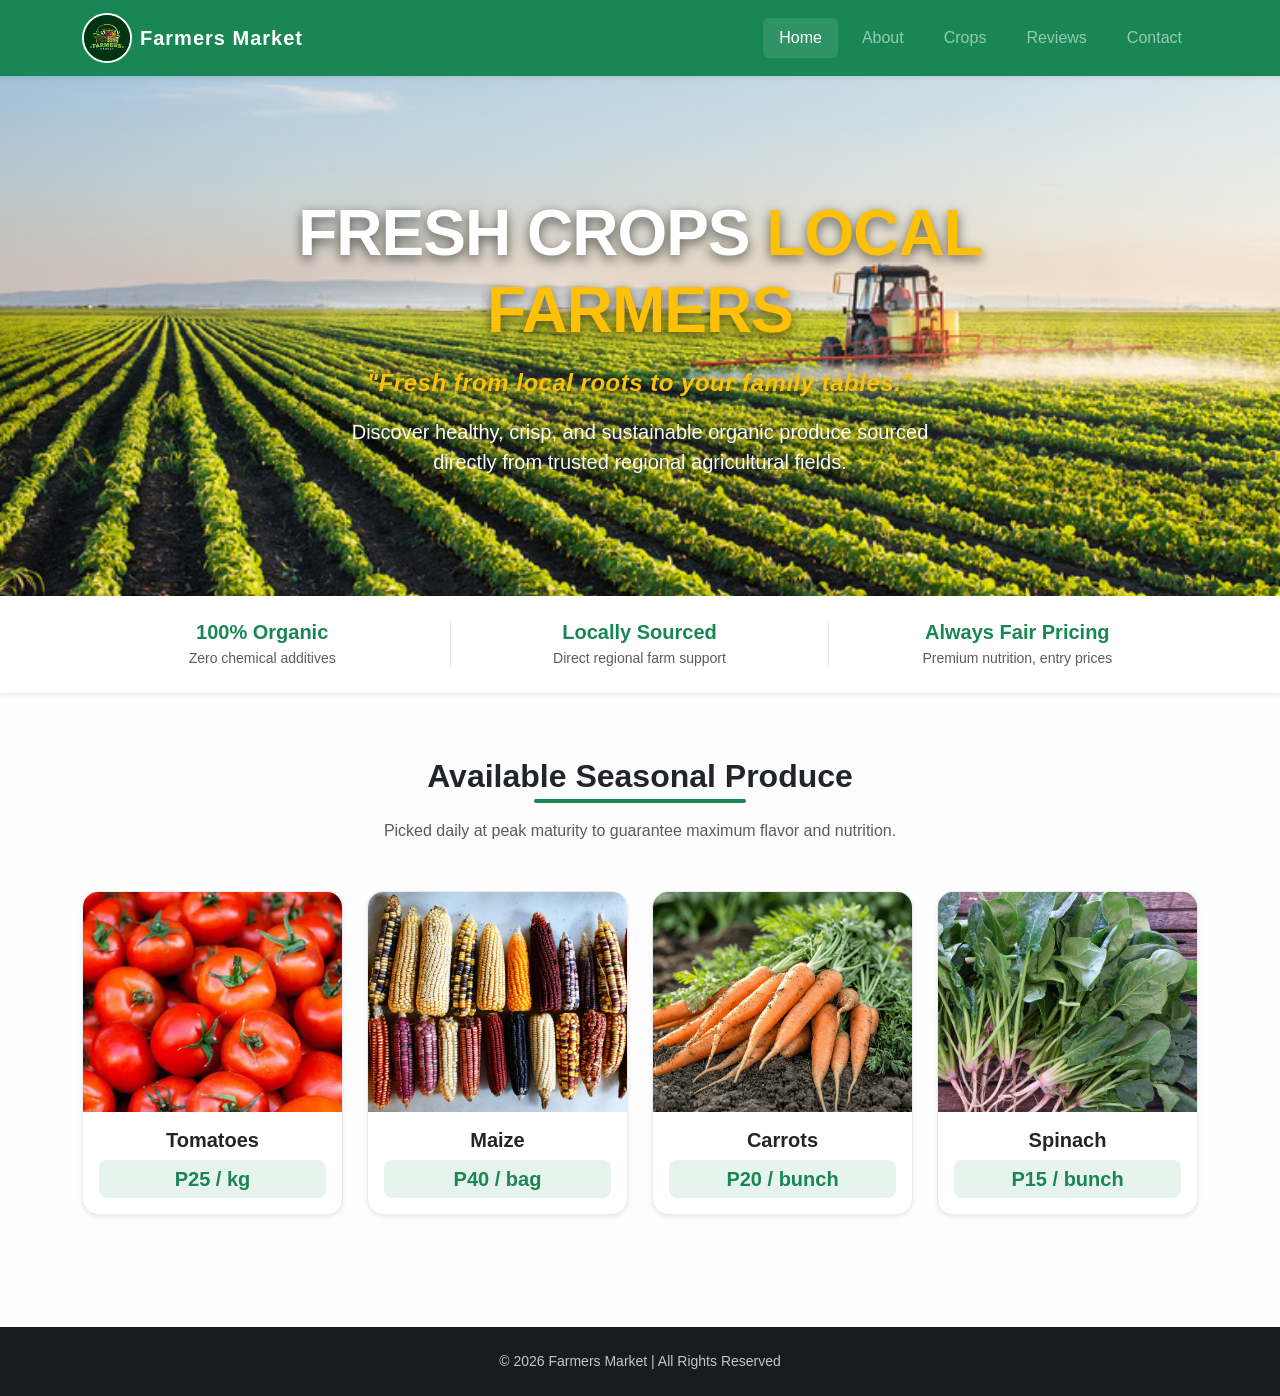
<file: index.html>
<!DOCTYPE html>
<html lang="en">
<head>
    <meta charset="UTF-8">
    <meta name="viewport" content="width=device-width, initial-scale=1.0">
    <title>Home | Farmers Market</title>
    <link href="https://cdn.jsdelivr.net/npm/bootstrap@5.3.2/dist/css/bootstrap.min.css" rel="stylesheet">
    <link rel="stylesheet" href="style.css">
</head>
<body>

    <nav class="navbar navbar-expand-lg navbar-dark bg-success sticky-top shadow-sm">
        <div class="container">
            <a class="navbar-brand d-flex align-items-center" href="index.html">
                <img src="hand-drawn-farmers-market-logo_23-2149329270.avif"
                     alt="Farmers Market Organic Business Logo"
                     width="50"
                     height="50"
                     class="me-2 rounded-circle border border-white border-2">
                <span class="fw-bold tracking-wide">Farmers Market</span>
            </a>
            <button class="navbar-toggler" type="button" data-bs-toggle="collapse" data-bs-target="#menu">
                <span class="navbar-toggler-icon"></span>
            </button>
            <div class="collapse navbar-collapse" id="menu">
                <ul class="navbar-nav ms-auto gap-2">
                    <li class="nav-item"><a class="nav-link active px-3 rounded bg-white bg-opacity-10" aria-current="page" href="index.html">Home</a></li>
                    <li class="nav-item"><a class="nav-link px-3" href="about.html">About</a></li>
                    <li class="nav-item"><a class="nav-link px-3" href="crops.html">Crops</a></li>
                    <li class="nav-item"><a class="nav-link px-3" href="review.html">Reviews</a></li>
                    <li class="nav-item"><a class="nav-link px-3" href="contact.html">Contact</a></li>
                </ul>
            </div>
        </div>
    </nav>

    <header class="hero position-relative">
        <div class="container position-relative z-2">
            <div class="row justify-content-center">
                <div class="col-md-10 col-lg-8 hero-text text-center">
                    <h1 class="display-3 fw-black text-white text-uppercase tracking-tight mb-3">
                        Fresh Crops <span class="text-warning">Local Farmers</span>
                    </h1>
                    <p class="fs-4 text-warning fst-italic mb-3 fw-semibold letter-spacing-1">
                        "Fresh from local roots to your family tables."
                    </p>
                    <p class="fs-5 text-light opacity-90 max-w-600 mx-auto mb-0">
                        Discover healthy, crisp, and sustainable organic produce sourced directly from trusted regional agricultural fields.
                    </p>
                </div>
            </div>
        </div>
        <div class="position-absolute top-0 start-0 w-100 height-100 bg-dark opacity-40 z-1"></div>
    </header>

    <section class="bg-white py-4 shadow-sm position-relative z-3">
        <div class="container">
            <div class="row text-center g-3">
                <div class="col-md-4 border-end border-light-subtle">
                    <h5 class="fw-bold text-success mb-1">100% Organic</h5>
                    <p class="text-muted small mb-0">Zero chemical additives</p>
                </div>
                <div class="col-md-4 border-end border-light-subtle">
                    <h5 class="fw-bold text-success mb-1">Locally Sourced</h5>
                    <p class="text-muted small mb-0">Direct regional farm support</p>
                </div>
                <div class="col-md-4">
                    <h5 class="fw-bold text-success mb-1">Always Fair Pricing</h5>
                    <p class="text-muted small mb-0">Premium nutrition, entry prices</p>
                </div>
            </div>
        </div>
    </section>

    <main class="container my-5 py-3">
        <div class="text-center mb-5">
            <h2 class="fw-black text-dark position-relative d-inline-block pb-2">
                Available Seasonal Produce
                <span class="position-absolute bottom-0 start-25 end-25 bg-success rounded" style="height: 4px;"></span>
            </h2>
            <p class="text-muted mt-2">Picked daily at peak maturity to guarantee maximum flavor and nutrition.</p>
        </div>

        <div class="row g-4 justify-content-center">
            
            <div class="col-sm-6 col-md-4 col-lg-3">
                <div class="card h-100 shadow-sm border border-light-subtle rounded-4 overflow-hidden">
                    <div class="overflow-hidden bg-light">
                        <img src="tomatoes.webp" alt="Fresh red organic tomatoes on vine" width="300" height="200" class="card-img-top image-zoom">
                    </div>
                    <div class="card-body text-center p-3">
                        <h5 class="fw-bold text-dark mb-2">Tomatoes</h5>
                        <p class="text-success fw-extrabold fs-5 mb-0 bg-success bg-opacity-10 py-1 rounded-3">P25 / kg</p>
                    </div>
                </div>
            </div>

            <div class="col-sm-6 col-md-4 col-lg-3">
                <div class="card h-100 shadow-sm border border-light-subtle rounded-4 overflow-hidden">
                    <div class="overflow-hidden bg-light">
                        <img src="Maize.jpg" alt="Freshly harvested sweet yellow maize ears" width="300" height="200" class="card-img-top image-zoom">
                    </div>
                    <div class="card-body text-center p-3">
                        <h5 class="fw-bold text-dark mb-2">Maize</h5>
                        <p class="text-success fw-extrabold fs-5 mb-0 bg-success bg-opacity-10 py-1 rounded-3">P40 / bag</p>
                    </div>
                </div>
            </div>

            <div class="col-sm-6 col-md-4 col-lg-3">
                <div class="card h-100 shadow-sm border border-light-subtle rounded-4 overflow-hidden">
                    <div class="overflow-hidden bg-light">
                        <img src="Carrots.webp" alt="Vibrant freshly dug crisp bundle of carrots" width="300" height="200" class="card-img-top image-zoom">
                    </div>
                    <div class="card-body text-center p-3">
                        <h5 class="fw-bold text-dark mb-2">Carrots</h5>
                        <p class="text-success fw-extrabold fs-5 mb-0 bg-success bg-opacity-10 py-1 rounded-3">P20 / bunch</p>
                    </div>
                </div>
            </div>

            <div class="col-sm-6 col-md-4 col-lg-3">
                <div class="card h-100 shadow-sm border border-light-subtle rounded-4 overflow-hidden">
                    <div class="overflow-hidden bg-light">
                        <img src="Spinach.jpg" alt="Rich green crispy bundled organic spinach leaves" width="300" height="200" class="card-img-top image-zoom">
                    </div>
                    <div class="card-body text-center p-3">
                        <h5 class="fw-bold text-dark mb-2">Spinach</h5>
                        <p class="text-success fw-extrabold fs-5 mb-0 bg-success bg-opacity-10 py-1 rounded-3">P15 / bunch</p>
                    </div>
                </div>
            </div>

        </div>
    </main>

    <footer class="mt-5 py-4">
        <p class="mb-0 small opacity-75">© 2026 Farmers Market | All Rights Reserved</p>
    </footer>

    <script src="https://cdn.jsdelivr.net/npm/bootstrap@5.3.2/dist/js/bootstrap.bundle.min.js"></script>
</body>
</html>
</file>
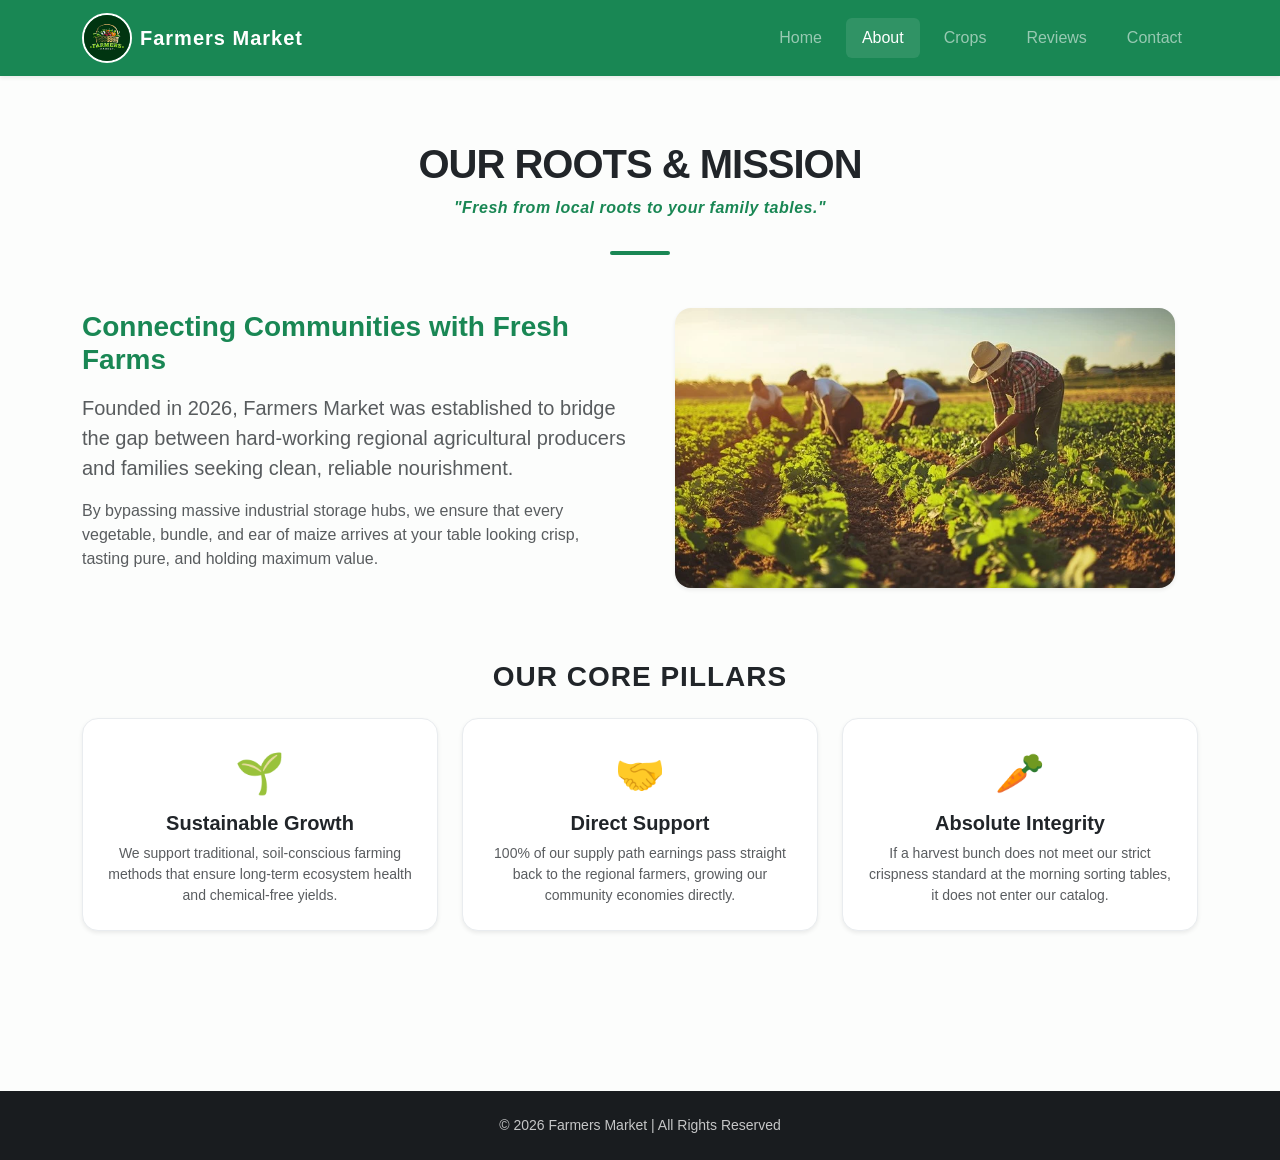
<file: about.html>
<!DOCTYPE html>
<html lang="en">
<head>
    <meta charset="UTF-8">
    <meta name="viewport" content="width=device-width, initial-scale=1.0">
    <title>About Us | Farmers Market</title>
    <link href="https://cdn.jsdelivr.net/npm/bootstrap@5.3.2/dist/css/bootstrap.min.css" rel="stylesheet">
    <link rel="stylesheet" href="style.css">
</head>
<body>

    <nav class="navbar navbar-expand-lg navbar-dark bg-success sticky-top shadow-sm">
        <div class="container">
            <a class="navbar-brand d-flex align-items-center" href="index.html">
                <img src="hand-drawn-farmers-market-logo_23-2149329270.avif"
                     alt="Farmers Market Organic Business Logo"
                     width="50"
                     height="50"
                     class="me-2 rounded-circle border border-white border-2">
                <span class="fw-bold tracking-wide">Farmers Market</span>
            </a>
            <button class="navbar-toggler" type="button" data-bs-toggle="collapse" data-bs-target="#menu">
                <span class="navbar-toggler-icon"></span>
            </button>
            <div class="collapse navbar-collapse" id="menu">
                <ul class="navbar-nav ms-auto gap-2">
                    <li class="nav-item"><a class="nav-link px-3" href="index.html">Home</a></li>
                    <li class="nav-item"><a class="nav-link active px-3 rounded bg-white bg-opacity-10" aria-current="page" href="about.html">About</a></li>
                    <li class="nav-item"><a class="nav-link px-3" href="crops.html">Crops</a></li>
                    <li class="nav-item"><a class="nav-link px-3" href="review.html">Reviews</a></li>
                    <li class="nav-item"><a class="nav-link px-3" href="contact.html">Contact</a></li>
                </ul>
            </div>
        </div>
    </nav>

    <main class="container my-5 py-3">
        <div class="text-center mb-5">
            <h1 class="fw-black text-dark text-uppercase tracking-tight">Our Roots & Mission</h1>
            <p class="text-success fw-semibold fst-italic letter-spacing-1">"Fresh from local roots to your family tables."</p>
            <div class="position-relative d-inline-block w-100 mt-2">
                <span class="position-absolute top-50 start-50 translate-middle bg-success rounded" style="height: 4px; width: 60px;"></span>
            </div>
        </div>

        <div class="row g-4 align-items-center justify-content-center mb-5">
            <div class="col-md-6">
                <h3 class="fw-bold text-success mb-3">Connecting Communities with Fresh Farms</h3>
                <p class="text-muted fs-5 leading-relaxed">
                    Founded in 2026, Farmers Market was established to bridge the gap between hard-working regional agricultural producers and families seeking clean, reliable nourishment.
                </p>
                <p class="text-muted fs-6">
                    By bypassing massive industrial storage hubs, we ensure that every vegetable, bundle, and ear of maize arrives at your table looking crisp, tasting pure, and holding maximum value.
                </p>
            </div>
            <div class="col-md-6 text-center">
                <img src="farmers-tending-crops-stockcake.webp"
                     alt="Local organic farmers actively tending to vegetable crops in a vibrant green open field"
                     width="500"
                     height="320"
                     class="img-fluid rounded-4 shadow-sm object-cover">
            </div>
        </div>

        <section class="my-5 pt-4">
            <h3 class="text-center fw-black text-dark mb-4 text-uppercase tracking-wide">Our Core Pillars</h3>
            <div class="row g-4 text-center">
                
                <div class="col-md-4">
                    <div class="p-4 bg-white rounded-4 shadow-sm h-100 border border-light-subtle">
                        <div class="fs-1 text-success mb-2">🌱</div>
                        <h5 class="fw-bold text-dark">Sustainable Growth</h5>
                        <p class="text-muted small mb-0">We support traditional, soil-conscious farming methods that ensure long-term ecosystem health and chemical-free yields.</p>
                    </div>
                </div>

                <div class="col-md-4">
                    <div class="p-4 bg-white rounded-4 shadow-sm h-100 border border-light-subtle">
                        <div class="fs-1 text-success mb-2">🤝</div>
                        <h5 class="fw-bold text-dark">Direct Support</h5>
                        <p class="text-muted small mb-0">100% of our supply path earnings pass straight back to the regional farmers, growing our community economies directly.</p>
                    </div>
                </div>

                <div class="col-md-4">
                    <div class="p-4 bg-white rounded-4 shadow-sm h-100 border border-light-subtle">
                        <div class="fs-1 text-success mb-2">🥕</div>
                        <h5 class="fw-bold text-dark">Absolute Integrity</h5>
                        <p class="text-muted small mb-0">If a harvest bunch does not meet our strict crispness standard at the morning sorting tables, it does not enter our catalog.</p>
                    </div>
                </div>

            </div>
        </section>
    </main>

    <footer class="mt-5 py-4">
        <p class="mb-0 small opacity-75">© 2026 Farmers Market | All Rights Reserved</p>
    </footer>

    <script src="https://cdn.jsdelivr.net/npm/bootstrap@5.3.2/dist/js/bootstrap.bundle.min.js"></script>
</body>
</html>
</file>
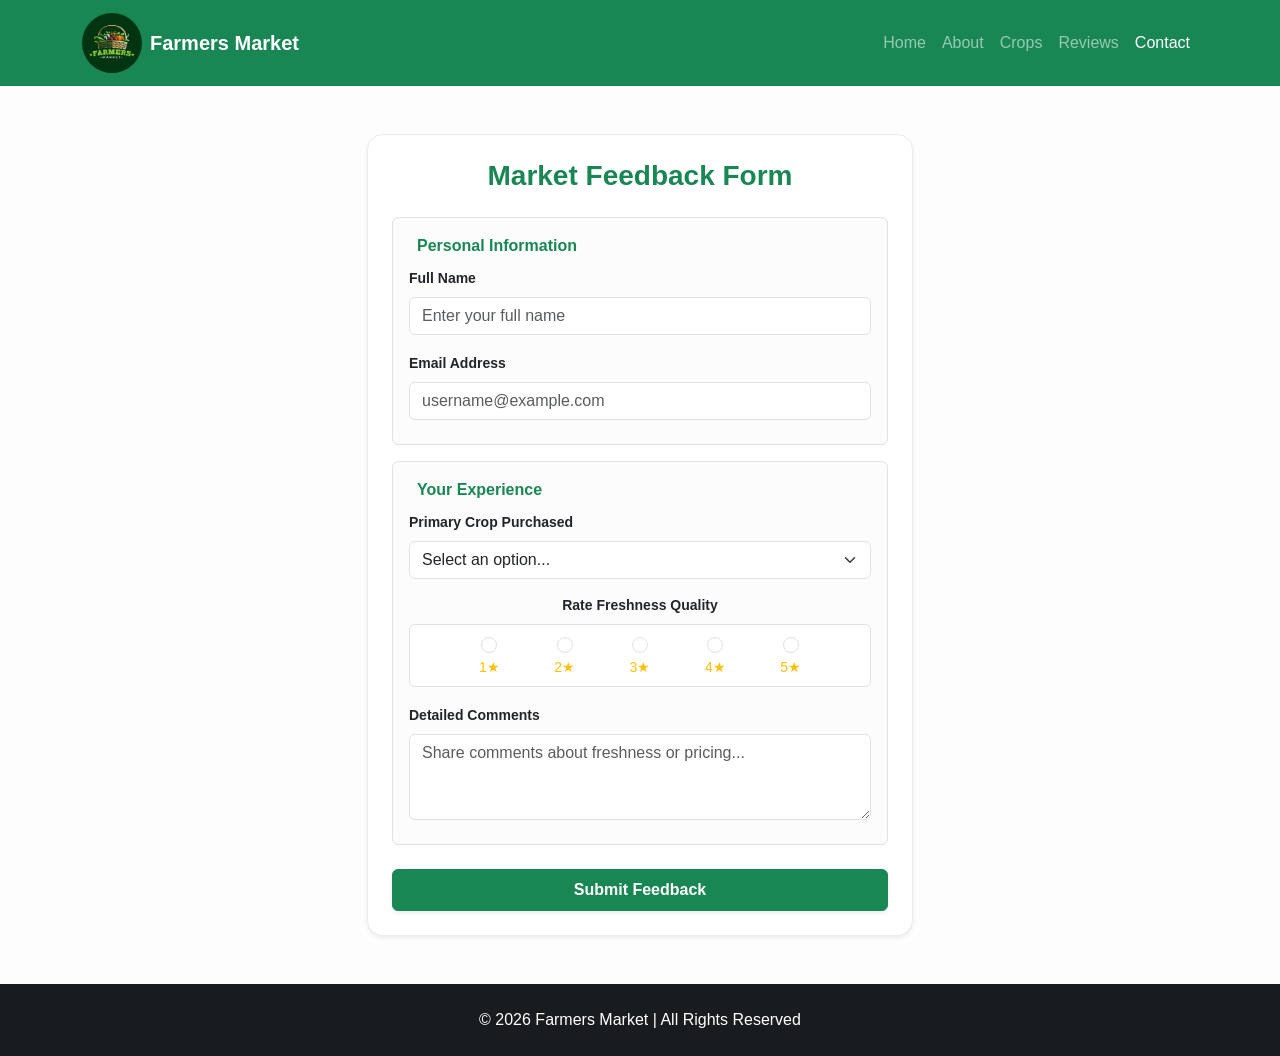
<file: contact.html>
<!DOCTYPE html>
<html lang="en">
<head>
    <meta charset="UTF-8">
    <meta name="viewport" content="width=device-width, initial-scale=1.0">
    <title>Contact & Feedback | Farmers Market</title>
    <link href="https://cdn.jsdelivr.net/npm/bootstrap@5.3.2/dist/css/bootstrap.min.css" rel="stylesheet">
    <link rel="stylesheet" href="style.css">
</head>
<body>

    <nav class="navbar navbar-expand-lg navbar-dark bg-success">
        <div class="container">
            <a class="navbar-brand d-flex align-items-center" href="index.html">
                <img src="hand-drawn-farmers-market-logo_23-2149329270.avif"
                     alt="Farmers Market Organic Business Logo"
                     width="60"
                     height="60"
                     class="me-2 rounded-circle">
                <span class="fw-bold">Farmers Market</span>
            </a>
            <button class="navbar-toggler" type="button" data-bs-toggle="collapse" data-bs-target="#menu">
                <span class="navbar-toggler-icon"></span>
            </button>
            <div class="collapse navbar-collapse" id="menu">
                <ul class="navbar-nav ms-auto">
                    <li class="nav-item"><a class="nav-link" href="index.html">Home</a></li>
                    <li class="nav-item"><a class="nav-link" href="about.html">About</a></li>
                    <li class="nav-item"><a class="nav-link" href="crops.html">Crops</a></li>
                    <li class="nav-item"><a class="nav-link" href="review.html">Reviews</a></li>
                    <li class="nav-item"><a class="nav-link active" aria-current="page" href="contact.html">Contact</a></li>
                </ul>
            </div>
        </div>
    </nav>

    <div class="container my-4 my-sm-5">
        <div class="row justify-content-center">
            <div class="col-10 col-sm-10 col-md-8 col-lg-6">
                <div class="card p-3 p-sm-4 shadow-sm border border-light-subtle bg-white rounded-4">
                    <h1 class="text-center mb-4 fs-3 fw-bold text-success">Market Feedback Form</h1>

                    <form class="needs-validation" novalidate action="#" method="POST">
                        
                        <fieldset class="mb-3 p-3 border rounded bg-light-subtle">
                            <legend class="w-auto px-2 fs-6 fw-bold text-success">Personal Information</legend>
                            
                            <div class="mb-3">
                                <label for="fullName" class="form-label small fw-semibold">Full Name</label>
                                <input type="text" id="fullName" class="form-control" placeholder="Enter your full name" minlength="3" maxlength="50" required>
                                <div class="invalid-feedback">Please enter your name (minimum 3 characters).</div>
                            </div>

                            <div class="mb-2">
                                <label for="emailAddress" class="form-label small fw-semibold">Email Address</label>
                                <input type="email" id="emailAddress" class="form-control" placeholder="username@example.com" required>
                                <div class="invalid-feedback">Please enter a valid working email address.</div>
                            </div>
                        </fieldset>

                        <fieldset class="mb-4 p-3 border rounded bg-light-subtle">
                            <legend class="w-auto px-2 fs-6 fw-bold text-success">Your Experience</legend>

                            <div class="mb-3">
                                <label for="produceCategory" class="form-label small fw-semibold">Primary Crop Purchased</label>
                                <select id="produceCategory" class="form-select" required>
                                    <option value="" selected disabled>Select an option...</option>
                                    <option value="veg">Fresh Vegetables (Tomatoes/Spinach/Carrots)</option>
                                    <option value="grain">Grains (Maize)</option>
                                    <option value="other">General Market Experience</option>
                                </select>
                                <div class="invalid-feedback">Please select a produce category.</div>
                            </div>

                            <div class="mb-3">
                                <label class="form-label d-block small fw-semibold text-center mb-2">Rate Freshness Quality</label>
                                <div class="bg-white p-2 border rounded">
                                    <div class="row g-2 text-center justify-content-center">
                                        <div class="col-4 col-sm-2">
                                            <input class="form-check-input" type="radio" name="rating" id="r1" value="1" required>
                                            <label class="form-check-label text-warning d-block small" for="r1">1★</label>
                                        </div>
                                        <div class="col-4 col-sm-2">
                                            <input class="form-check-input" type="radio" name="rating" id="r2" value="2">
                                            <label class="form-check-label text-warning d-block small" for="r2">2★</label>
                                        </div>
                                        <div class="col-4 col-sm-2">
                                            <input class="form-check-input" type="radio" name="rating" id="r3" value="3">
                                            <label class="form-check-label text-warning d-block small" for="r3">3★</label>
                                        </div>
                                        <div class="col-6 col-sm-2">
                                            <input class="form-check-input" type="radio" name="rating" id="r4" value="4">
                                            <label class="form-check-label text-warning d-block small" for="r4">4★</label>
                                        </div>
                                        <div class="col-6 col-sm-2">
                                            <input class="form-check-input" type="radio" name="rating" id="r5" value="5">
                                            <label class="form-check-label text-warning d-block small" for="r5">5★</label>
                                        </div>
                                    </div>
                                </div>
                            </div>

                            <div class="mb-2">
                                <label for="userMessage" class="form-label small fw-semibold">Detailed Comments</label>
                                <textarea id="userMessage" class="form-control" rows="3" placeholder="Share comments about freshness or pricing..." minlength="10" maxlength="400" required></textarea>
                                <div class="invalid-feedback">Please type a valid statement (between 10 and 400 characters).</div>
                            </div>
                        </fieldset>

                        <button type="submit" class="btn btn-success w-100 py-2 fw-bold shadow-sm">Submit Feedback</button>
                    </form>

                </div>
            </div>
        </div>
    </div>

    <footer>
        <p class="mb-0">© 2026 Farmers Market | All Rights Reserved</p>
    </footer>

    <script src="https://cdn.jsdelivr.net/npm/bootstrap@5.3.2/dist/js/bootstrap.bundle.min.js"></script>

    <script>
        (() => {
            'use strict'
            const forms = document.querySelectorAll('.needs-validation')
            Array.from(forms).forEach(form => {
                form.addEventListener('submit', event => {
                    if (!form.checkValidity()) {
                        event.preventDefault()
                        event.stopPropagation()
                    }
                    form.classList.add('was-validated')
                }, false)
            })
        })()
    </script>
</body>
</html>
</file>
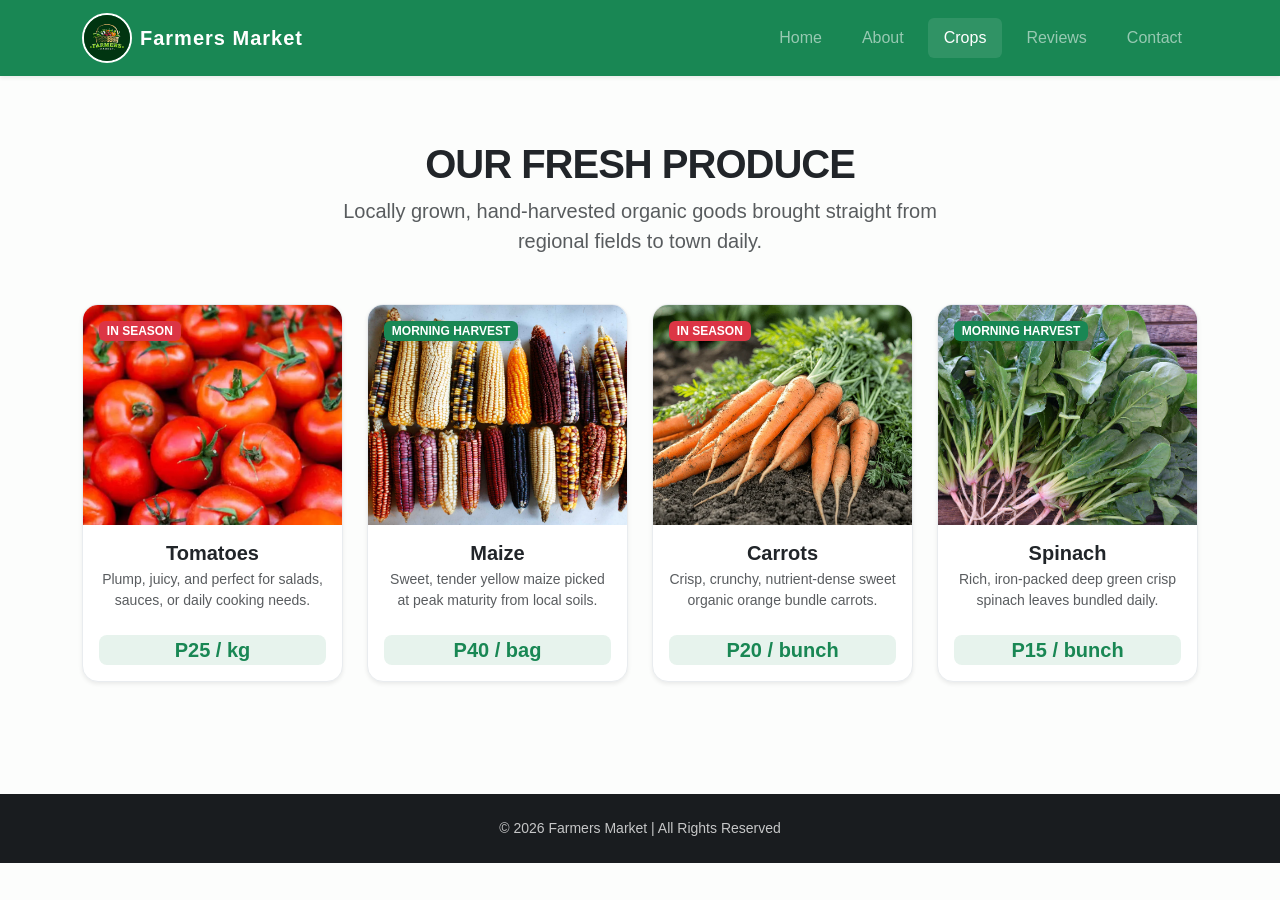
<file: crops.html>
<!DOCTYPE html>
<html lang="en">
<head>
    <meta charset="UTF-8">
    <meta name="viewport" content="width=device-width, initial-scale=1.0">
    <title>Our Crops | Farmers Market</title>
    <link href="https://cdn.jsdelivr.net/npm/bootstrap@5.3.2/dist/css/bootstrap.min.css" rel="stylesheet">
    <link rel="stylesheet" href="style.css">
</head>
<body>

    <nav class="navbar navbar-expand-lg navbar-dark bg-success sticky-top shadow-sm">
        <div class="container">
            <a class="navbar-brand d-flex align-items-center" href="index.html">
                <img src="hand-drawn-farmers-market-logo_23-2149329270.avif"
                     alt="Farmers Market Organic Business Logo"
                     width="50"
                     height="50"
                     class="me-2 rounded-circle border border-white border-2">
                <span class="fw-bold tracking-wide">Farmers Market</span>
            </a>
            <button class="navbar-toggler" type="button" data-bs-toggle="collapse" data-bs-target="#menu">
                <span class="navbar-toggler-icon"></span>
            </button>
            <div class="collapse navbar-collapse" id="menu">
                <ul class="navbar-nav ms-auto gap-2">
                    <li class="nav-item"><a class="nav-link px-3" href="index.html">Home</a></li>
                    <li class="nav-item"><a class="nav-link px-3" href="about.html">About</a></li>
                    <li class="nav-item"><a class="nav-link active px-3 rounded bg-white bg-opacity-10" aria-current="page" href="crops.html">Crops</a></li>
                    <li class="nav-item"><a class="nav-link px-3" href="review.html">Reviews</a></li>
                    <li class="nav-item"><a class="nav-link px-3" href="contact.html">Contact</a></li>
                </ul>
            </div>
        </div>
    </nav>

    <main class="container my-5 py-3">
        <header class="text-center mb-5">
            <h1 class="fw-black text-dark text-uppercase tracking-tight">Our Fresh Produce</h1>
            <p class="text-muted lead max-w-600 mx-auto">Locally grown, hand-harvested organic goods brought straight from regional fields to town daily.</p>
        </header>

        <div class="row g-4 justify-content-center">
            
            <div class="col-sm-6 col-md-4 col-lg-3">
                <div class="card h-100 shadow-sm border border-light-subtle rounded-4 overflow-hidden position-relative">
                    <span class="position-absolute top-0 start-0 m-3 badge bg-danger shadow-sm z-2 px-2.5 py-1.5 text-uppercase fw-bold">In Season</span>
                    <div class="overflow-hidden bg-light">
                        <img src="tomatoes.webp" alt="Fresh red organic tomatoes on vine" width="300" height="200" class="card-img-top image-zoom">
                    </div>
                    <div class="card-body text-center p-3 d-flex flex-column">
                        <h5 class="fw-bold text-dark mb-1">Tomatoes</h5>
                        <p class="card-text text-muted small flex-grow-1">Plump, juicy, and perfect for salads, sauces, or daily cooking needs.</p>
                        <p class="text-success fw-extrabold fs-5 mb-0 bg-success bg-opacity-10 py-1.5 rounded-3 mt-2">P25 / kg</p>
                    </div>
                </div>
            </div>

            <div class="col-sm-6 col-md-4 col-lg-3">
                <div class="card h-100 shadow-sm border border-light-subtle rounded-4 overflow-hidden position-relative">
                    <span class="position-absolute top-0 start-0 m-3 badge bg-success shadow-sm z-2 px-2.5 py-1.5 text-uppercase fw-bold">Morning Harvest</span>
                    <div class="overflow-hidden bg-light">
                        <img src="Maize.jpg" alt="Freshly harvested sweet yellow maize ears" width="300" height="200" class="card-img-top image-zoom">
                    </div>
                    <div class="card-body text-center p-3 d-flex flex-column">
                        <h5 class="fw-bold text-dark mb-1">Maize</h5>
                        <p class="card-text text-muted small flex-grow-1">Sweet, tender yellow maize picked at peak maturity from local soils.</p>
                        <p class="text-success fw-extrabold fs-5 mb-0 bg-success bg-opacity-10 py-1.5 rounded-3 mt-2">P40 / bag</p>
                    </div>
                </div>
            </div>

            <div class="col-sm-6 col-md-4 col-lg-3">
                <div class="card h-100 shadow-sm border border-light-subtle rounded-4 overflow-hidden position-relative">
                    <span class="position-absolute top-0 start-0 m-3 badge bg-danger shadow-sm z-2 px-2.5 py-1.5 text-uppercase fw-bold">In Season</span>
                    <div class="overflow-hidden bg-light">
                        <img src="Carrots.webp" alt="Vibrant freshly dug crisp bundle of carrots" width="300" height="200" class="card-img-top image-zoom">
                    </div>
                    <div class="card-body text-center p-3 d-flex flex-column">
                        <h5 class="fw-bold text-dark mb-1">Carrots</h5>
                        <p class="card-text text-muted small flex-grow-1">Crisp, crunchy, nutrient-dense sweet organic orange bundle carrots.</p>
                        <p class="text-success fw-extrabold fs-5 mb-0 bg-success bg-opacity-10 py-1.5 rounded-3 mt-2">P20 / bunch</p>
                    </div>
                </div>
            </div>

            <div class="col-sm-6 col-md-4 col-lg-3">
                <div class="card h-100 shadow-sm border border-light-subtle rounded-4 overflow-hidden position-relative">
                    <span class="position-absolute top-0 start-0 m-3 badge bg-success shadow-sm z-2 px-2.5 py-1.5 text-uppercase fw-bold">Morning Harvest</span>
                    <div class="overflow-hidden bg-light">
                        <img src="Spinach.jpg" alt="Rich green crispy bundled organic spinach leaves" width="300" height="200" class="card-img-top image-zoom">
                    </div>
                    <div class="card-body text-center p-3 d-flex flex-column">
                        <h5 class="fw-bold text-dark mb-1">Spinach</h5>
                        <p class="card-text text-muted small flex-grow-1">Rich, iron-packed deep green crisp spinach leaves bundled daily.</p>
                        <p class="text-success fw-extrabold fs-5 mb-0 bg-success bg-opacity-10 py-1.5 rounded-3 mt-2">P15 / bunch</p>
                    </div>
                </div>
            </div>

        </div>
    </main>

    <footer class="mt-5 py-4">
        <p class="mb-0 small opacity-75">© 2026 Farmers Market | All Rights Reserved</p>
    </footer>

    <script src="https://cdn.jsdelivr.net/npm/bootstrap@5.3.2/dist/js/bootstrap.bundle.min.js"></script>
</body>
</html>
</file>
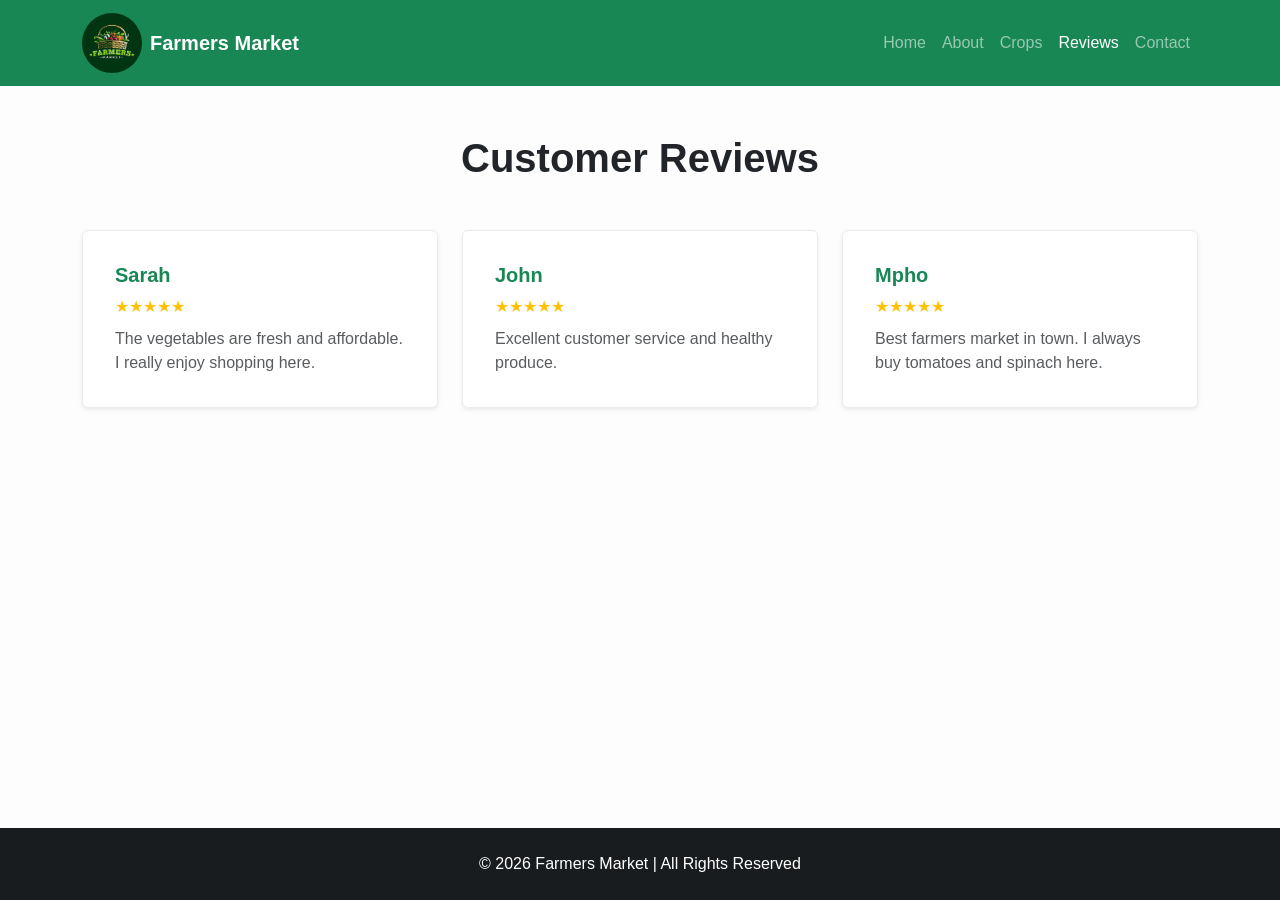
<file: reveiw.html>
<!DOCTYPE html>
<html lang="en">
<head>
    <meta charset="UTF-8">
    <meta name="viewport" content="width=device-width, initial-scale=1.0">
    <title>Reviews | Farmers Market</title>
    <link href="https://cdn.jsdelivr.net/npm/bootstrap@5.3.2/dist/css/bootstrap.min.css" rel="stylesheet">
    <link rel="stylesheet" href="style.css">
</head>
<body>

    <nav class="navbar navbar-expand-lg navbar-dark bg-success">
        <div class="container">
            <a class="navbar-brand d-flex align-items-center" href="index.html">
                <img src="hand-drawn-farmers-market-logo_23-2149329270.avif"
                     alt="Farmers Market Organic Business Logo"
                     width="60"
                     height="60"
                     class="me-2 rounded-circle">
                <span class="fw-bold">Farmers Market</span>
            </a>
            <button class="navbar-toggler" type="button" data-bs-toggle="collapse" data-bs-target="#menu">
                <span class="navbar-toggler-icon"></span>
            </button>
            <div class="collapse navbar-collapse" id="menu">
                <ul class="navbar-nav ms-auto">
                    <li class="nav-item"><a class="nav-link" href="index.html">Home</a></li>
                    <li class="nav-item"><a class="nav-link" href="about.html">About</a></li>
                    <li class="nav-item"><a class="nav-link" href="crops.html">Crops</a></li>
                    <li class="nav-item"><a class="nav-link active" aria-current="page" href="review.html">Reviews</a></li>
                    <li class="nav-item"><a class="nav-link" href="contact.html">Contact</a></li>
                </ul>
            </div>
        </div>
    </nav>

    <div class="container my-5">
        <h1 class="text-center mb-5 fw-bold">Customer Reviews</h1>
        
        <div class="row g-4 justify-content-center">
            <div class="col-md-4">
                <div class="card h-100 shadow-sm bg-white p-3 border border-light-subtle">
                    <div class="card-body">
                        <h5 class="card-title text-success fw-bold">Sarah</h5>
                        <div class="text-warning mb-2">★★★★★</div>
                        <p class="card-text text-muted">
                            The vegetables are fresh and affordable. I really enjoy shopping here.
                        </p>
                    </div>
                </div>
            </div>
            <div class="col-md-4">
                <div class="card h-100 shadow-sm bg-white p-3 border border-light-subtle">
                    <div class="card-body">
                        <h5 class="card-title text-success fw-bold">John</h5>
                        <div class="text-warning mb-2">★★★★★</div>
                        <p class="card-text text-muted">
                            Excellent customer service and healthy produce.
                        </p>
                    </div>
                </div>
            </div>
            <div class="col-md-4">
                <div class="card h-100 shadow-sm bg-white p-3 border border-light-subtle">
                    <div class="card-body">
                        <h5 class="card-title text-success fw-bold">Mpho</h5>
                        <div class="text-warning mb-2">★★★★★</div>
                        <p class="card-text text-muted">
                            Best farmers market in town. I always buy tomatoes and spinach here.
                        </p>
                    </div>
                </div>
            </div>
        </div>
    </div>

    <footer>
        <p class="mb-0">© 2026 Farmers Market | All Rights Reserved</p>
    </footer>

    <script src="https://cdn.jsdelivr.net/npm/bootstrap@5.3.2/dist/js/bootstrap.bundle.min.js"></script>
</body>
</html>
</file>
<file: style.css>
/* ==========================================================================
   1. GLOBAL AND BASE STYLES
   ========================================================================== */
body {
    margin: 0;
    padding: 0;
    font-family: 'Segoe UI', Arial, sans-serif;
    background-color: #fcfdfc; /* Clean, slightly green-tinted white */
    display: flex;
    flex-direction: column;
    min-height: 100vh;
}

/* Custom Typography & Layout Utilities */
.fw-black { font-weight: 900; }
.fw-extrabold { font-weight: 850; }
.tracking-wide { letter-spacing: 1px; }
.tracking-tight { letter-spacing: -1px; }
.letter-spacing-1 { letter-spacing: 0.5px; }
.max-w-600 { max-width: 600px; }
.start-25 { left: 25%; }
.end-25 { right: 25%; }

/* ==========================================================================
   2. PRESENTATION LAYER THEMES & HERO (Cleaned up Spacing)
   ========================================================================== */
.hero {
    background-image: url('Farm_background.jpg');
    background-size: cover;
    background-position: center;
    background-repeat: no-repeat;
    height: 520px; /* Perfectly balanced text container framework */
    display: flex;
    align-items: center;
    position: relative;
}

/* Typography Text Shadow Layering for clear readability over imagery */
.hero-text h1 {
    text-shadow: 0 4px 12px rgba(0, 0, 0, 0.6);
}

.hero-text p {
    text-shadow: 0 2px 8px rgba(0, 0, 0, 0.5);
}

@media (max-width: 768px) {
    .hero { height: 440px; }
    .hero-text h1 { font-size: 2.3rem !important; }
    .hero-text p { font-size: 1.05rem !important; }
    .border-end { border-end: none !important; border-bottom: 1px solid #dee2e6 !important; padding-bottom: 15px; }
}

/* Transition Bezier curves */
.transition-all {
    transition: all 0.3s cubic-bezier(0.25, 0.8, 0.25, 1);
}

/* ==========================================================================
   3. CARDS & IMAGE COMPONENT SYSTEMS
   ========================================================================== */
.card {
    transition: transform 0.4s cubic-bezier(0.165, 0.84, 0.44, 1), box-shadow 0.4s ease;
    background-color: #ffffff;
}

.card:hover {
    transform: translateY(-8px);
    box-shadow: 0 15px 30px rgba(0, 0, 0, 0.1) !important;
}

/* Uniform Crop Grid Parameters */
.card-img-top {
    object-fit: cover;
    height: 220px; 
    transition: transform 0.5s ease;
}

/* Zoom animation on cards */
.card:hover .image-zoom {
    transform: scale(1.06);
}

/* ==========================================================================
   4. RESPONSIVE FORMS & ELEMENT PLACEMENT WRAPPERS
   ========================================================================== */
.about-section {
    max-width: 900px;
    margin: 0 auto;
}

.contact-form {
    width: 100%;
    max-width: 550px;
    margin: 0 auto;
    background-color: #ffffff;
    border-radius: 12px;
}

.form-check-input {
    float: none;
    margin-right: 0;
    cursor: pointer;
}

/* ==========================================================================
   5. UNIFORM FOOTER ALIGNMENT
   ========================================================================== */
footer {
    background-color: #191c1f; /* Premium dark carbon shade */
    color: #ffffff;
    text-align: center;
    padding: 24px;
    margin-top: auto;
}
</file>
